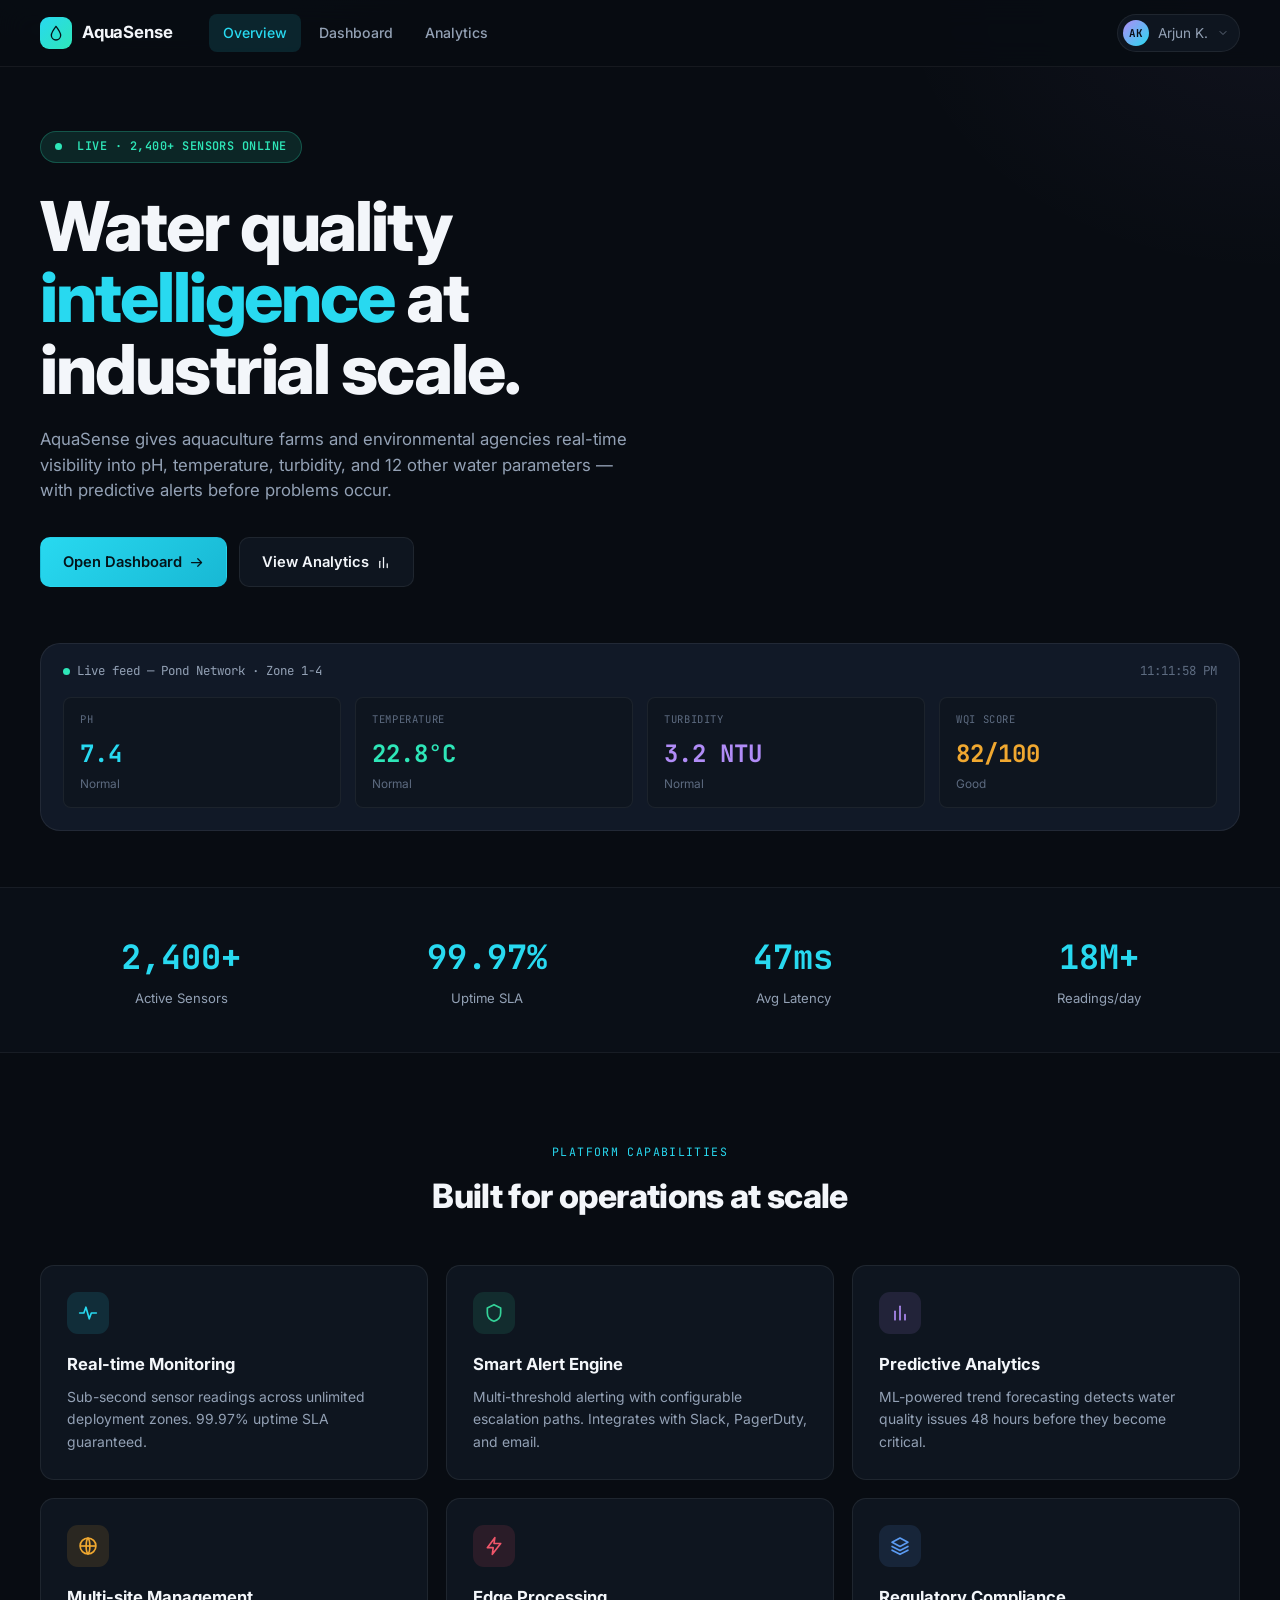
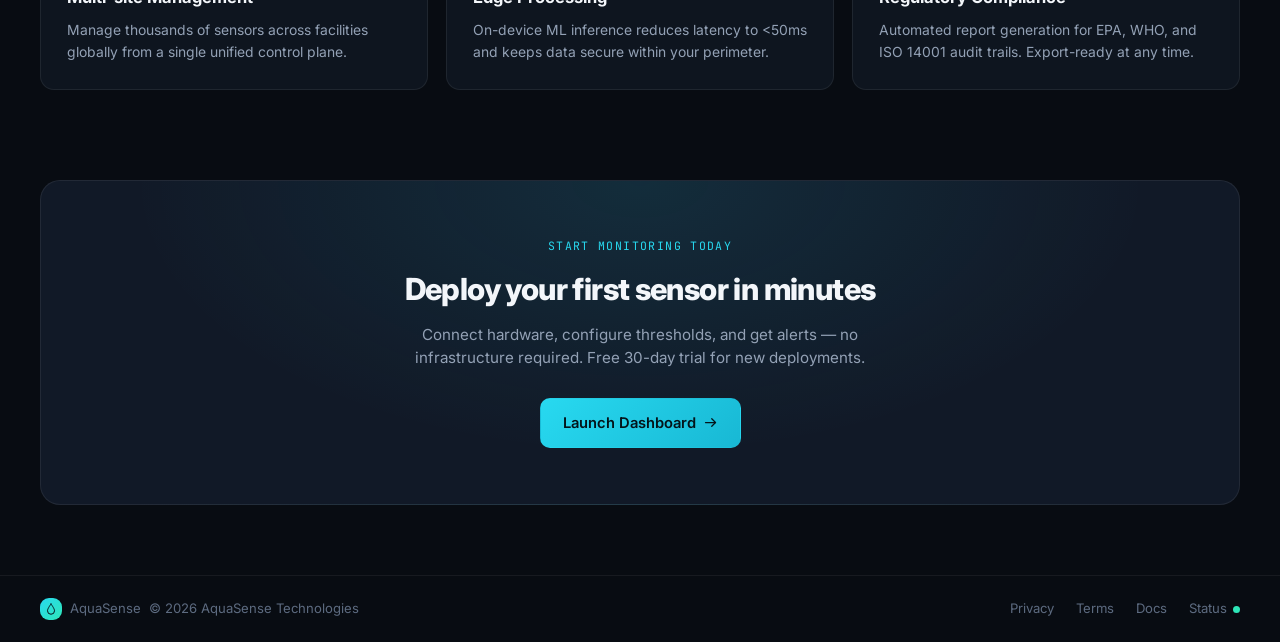
<file: index.html>
<!DOCTYPE html>
<html lang="en">
<head>
<meta charset="UTF-8" />
<meta name="viewport" content="width=device-width, initial-scale=1.0" />
<title>AquaSense — Water Quality Intelligence at Industrial Scale</title>
<link rel="preconnect" href="https://fonts.googleapis.com" />
<link rel="preconnect" href="https://fonts.gstatic.com" crossorigin />
<link href="https://fonts.googleapis.com/css2?family=Inter:wght@400;500;600;700;800&family=JetBrains+Mono:wght@400;500;600;700&display=swap" rel="stylesheet" />
<link rel="icon" type="image/svg+xml" href="favicon.svg" />
<link rel="icon" type="image/png" sizes="32x32" href="favicon-32.png" />
<link rel="shortcut icon" type="image/x-icon" href="favicon.ico" />
<link rel="apple-touch-icon" href="apple-touch-icon.png" />
<link rel="stylesheet" href="styles.css" />
</head>
<body>

<!-- icon sprite (hidden) -->
<svg width="0" height="0" style="position:absolute" aria-hidden="true">
  <defs>
    <g id="ic-stroke" fill="none" stroke="currentColor" stroke-width="2" stroke-linecap="round" stroke-linejoin="round"></g>
  </defs>
  <symbol id="i-droplet" viewBox="0 0 24 24"><path fill="none" stroke="currentColor" stroke-width="2" stroke-linecap="round" stroke-linejoin="round" d="M12 2C12 2 5 11 5 15.5A7 7 0 0 0 19 15.5C19 11 12 2 12 2z"/></symbol>
  <symbol id="i-activity" viewBox="0 0 24 24"><polyline fill="none" stroke="currentColor" stroke-width="2" stroke-linecap="round" stroke-linejoin="round" points="2,12 7,12 9.5,5 13.5,19 16,12 22,12"/></symbol>
  <symbol id="i-shield" viewBox="0 0 24 24"><path fill="none" stroke="currentColor" stroke-width="2" stroke-linecap="round" stroke-linejoin="round" d="M12 2l8 4v6c0 5-3.5 8.5-8 10-4.5-1.5-8-5-8-10V6l8-4z"/></symbol>
  <symbol id="i-bar" viewBox="0 0 24 24"><g fill="none" stroke="currentColor" stroke-width="2" stroke-linecap="round"><line x1="6" y1="20" x2="6" y2="10"/><line x1="12" y1="20" x2="12" y2="4"/><line x1="18" y1="20" x2="18" y2="14"/></g></symbol>
  <symbol id="i-globe" viewBox="0 0 24 24"><g fill="none" stroke="currentColor" stroke-width="2"><circle cx="12" cy="12" r="9.5"/><line x1="2.5" y1="12" x2="21.5" y2="12"/><path d="M12 2.5c3 3 3 16 0 19M12 2.5c-3 3-3 16 0 19" stroke-linecap="round"/></g></symbol>
  <symbol id="i-zap" viewBox="0 0 24 24"><polygon fill="none" stroke="currentColor" stroke-width="2" stroke-linejoin="round" points="13,2 4,14 11,14 10,22 20,9 12,9"/></symbol>
  <symbol id="i-layers" viewBox="0 0 24 24"><g fill="none" stroke="currentColor" stroke-width="2" stroke-linejoin="round"><polygon points="12,2.5 2.5,7.5 12,12.5 21.5,7.5"/><polyline points="2.5,12.5 12,17.5 21.5,12.5" stroke-linecap="round"/><polyline points="2.5,17 12,22 21.5,17" stroke-linecap="round"/></g></symbol>
  <symbol id="i-bell" viewBox="0 0 24 24"><g fill="none" stroke="currentColor" stroke-width="2" stroke-linecap="round" stroke-linejoin="round"><path d="M18 8.5a6 6 0 1 0-12 0c0 6.5-3 8.5-3 8.5h18s-3-2-3-8.5"/><path d="M13.7 20.5a2 2 0 0 1-3.4 0"/></g></symbol>
  <symbol id="i-chevron" viewBox="0 0 24 24"><polyline fill="none" stroke="currentColor" stroke-width="2" stroke-linecap="round" stroke-linejoin="round" points="6,9 12,15 18,9"/></symbol>
  <symbol id="i-arrow-right" viewBox="0 0 24 24"><g fill="none" stroke="currentColor" stroke-width="2" stroke-linecap="round" stroke-linejoin="round"><line x1="4" y1="12" x2="20" y2="12"/><polyline points="14,6 20,12 14,18"/></g></symbol>
  <symbol id="i-menu" viewBox="0 0 24 24"><g fill="none" stroke="currentColor" stroke-width="2" stroke-linecap="round"><line x1="3" y1="6" x2="21" y2="6"/><line x1="3" y1="12" x2="21" y2="12"/><line x1="3" y1="18" x2="21" y2="18"/></g></symbol>
</svg>

<header class="navbar">
  <div class="nav-left">
    <a href="index.html" class="brand">
      <span class="brand-mark"><svg width="16" height="16" viewBox="0 0 24 24"><use href="#i-droplet"/></svg></span>
      AquaSense
    </a>
    <nav class="nav-links">
      <a href="index.html" class="active">Overview</a>
      <a href="dashboard.html">Dashboard</a>
      <a href="analytics.html">Analytics</a>
    </nav>
  </div>
  <div class="nav-right">
    <a class="user-chip" href="#">
      <span class="avatar">AK</span>
      Arjun K.
      <svg class="chevron" viewBox="0 0 24 24"><use href="#i-chevron"/></svg>
    </a>
    <button class="nav-toggle" aria-label="Toggle navigation" aria-expanded="false">
      <svg width="18" height="18" viewBox="0 0 24 24"><use href="#i-menu"/></svg>
    </button>
  </div>
</header>

<main>
  <section class="hero">
    <span class="eyebrow-pill"><span class="live-dot" style="margin-right:0;"></span>&nbsp;LIVE · 2,400+ SENSORS ONLINE</span>
    <h1>Water quality<br><span class="accent">intelligence</span> at<br>industrial scale.</h1>
    <p class="lede">AquaSense gives aquaculture farms and environmental agencies real-time visibility into pH, temperature, turbidity, and 12 other water parameters — with predictive alerts before problems occur.</p>
    <div class="hero-actions">
      <a href="dashboard.html" class="btn btn-primary btn-lg">Open Dashboard <svg width="15" height="15" viewBox="0 0 24 24"><use href="#i-arrow-right"/></svg></a>
      <a href="analytics.html" class="btn btn-ghost btn-lg">View Analytics <svg width="15" height="15" viewBox="0 0 24 24"><use href="#i-bar"/></svg></a>
    </div>

    <div class="live-feed">
      <div class="live-feed-head">
        <span class="left"><span class="live-dot"></span>Live feed — Pond Network · Zone 1-4</span>
        <span class="timestamp" data-clock>6:42:02 PM</span>
      </div>
      <div class="metric-row">
        <div class="metric-cell">
          <div class="label">pH</div>
          <div class="value cyan">7.4</div>
          <div class="status">Normal</div>
        </div>
        <div class="metric-cell">
          <div class="label">Temperature</div>
          <div class="value teal">22.8°C</div>
          <div class="status">Normal</div>
        </div>
        <div class="metric-cell">
          <div class="label">Turbidity</div>
          <div class="value purple">3.2 NTU</div>
          <div class="status">Normal</div>
        </div>
        <div class="metric-cell">
          <div class="label">WQI Score</div>
          <div class="value amber">82/100</div>
          <div class="status">Good</div>
        </div>
      </div>
    </div>
  </section>

  <section class="stat-strip">
    <div><div class="stat-num">2,400+</div><div class="stat-label">Active Sensors</div></div>
    <div><div class="stat-num">99.97%</div><div class="stat-label">Uptime SLA</div></div>
    <div><div class="stat-num">47ms</div><div class="stat-label">Avg Latency</div></div>
    <div><div class="stat-num">18M+</div><div class="stat-label">Readings/day</div></div>
  </section>

  <div class="page-shell">
    <div class="section-head">
      <span class="section-eyebrow">Platform Capabilities</span>
      <h2>Built for operations at scale</h2>
    </div>

    <div class="cap-grid">
      <div class="cap-card">
        <div class="cap-icon icon-cyan"><svg width="20" height="20" viewBox="0 0 24 24"><use href="#i-activity"/></svg></div>
        <h3>Real-time Monitoring</h3>
        <p>Sub-second sensor readings across unlimited deployment zones. 99.97% uptime SLA guaranteed.</p>
      </div>
      <div class="cap-card">
        <div class="cap-icon icon-green"><svg width="20" height="20" viewBox="0 0 24 24"><use href="#i-shield"/></svg></div>
        <h3>Smart Alert Engine</h3>
        <p>Multi-threshold alerting with configurable escalation paths. Integrates with Slack, PagerDuty, and email.</p>
      </div>
      <div class="cap-card">
        <div class="cap-icon icon-purple"><svg width="20" height="20" viewBox="0 0 24 24"><use href="#i-bar"/></svg></div>
        <h3>Predictive Analytics</h3>
        <p>ML-powered trend forecasting detects water quality issues 48 hours before they become critical.</p>
      </div>
      <div class="cap-card">
        <div class="cap-icon icon-amber"><svg width="20" height="20" viewBox="0 0 24 24"><use href="#i-globe"/></svg></div>
        <h3>Multi-site Management</h3>
        <p>Manage thousands of sensors across facilities globally from a single unified control plane.</p>
      </div>
      <div class="cap-card">
        <div class="cap-icon icon-red"><svg width="20" height="20" viewBox="0 0 24 24"><use href="#i-zap"/></svg></div>
        <h3>Edge Processing</h3>
        <p>On-device ML inference reduces latency to &lt;50ms and keeps data secure within your perimeter.</p>
      </div>
      <div class="cap-card">
        <div class="cap-icon icon-blue"><svg width="20" height="20" viewBox="0 0 24 24"><use href="#i-layers"/></svg></div>
        <h3>Regulatory Compliance</h3>
        <p>Automated report generation for EPA, WHO, and ISO 14001 audit trails. Export-ready at any time.</p>
      </div>
    </div>
  </div>

  <div class="cta-band">
    <div class="cta-inner">
      <span class="section-eyebrow">Start Monitoring Today</span>
      <h2>Deploy your first sensor in minutes</h2>
      <p>Connect hardware, configure thresholds, and get alerts — no infrastructure required. Free 30-day trial for new deployments.</p>
      <a href="dashboard.html" class="btn btn-primary btn-lg">Launch Dashboard <svg width="15" height="15" viewBox="0 0 24 24"><use href="#i-arrow-right"/></svg></a>
    </div>
  </div>
</main>

<footer class="site-footer">
  <div class="footer-brand">
    <span class="brand-mark" style="width:22px;height:22px;"><svg width="12" height="12" viewBox="0 0 24 24"><use href="#i-droplet"/></svg></span>
    AquaSense&nbsp;&nbsp;© 2026 AquaSense Technologies
  </div>
  <div class="footer-links">
    <a href="#">Privacy</a>
    <a href="#">Terms</a>
    <a href="#">Docs</a>
    <a href="#">Status<span class="status-dot"></span></a>
  </div>
</footer>

<script src="script.js"></script>
</body>
</html>
</file>
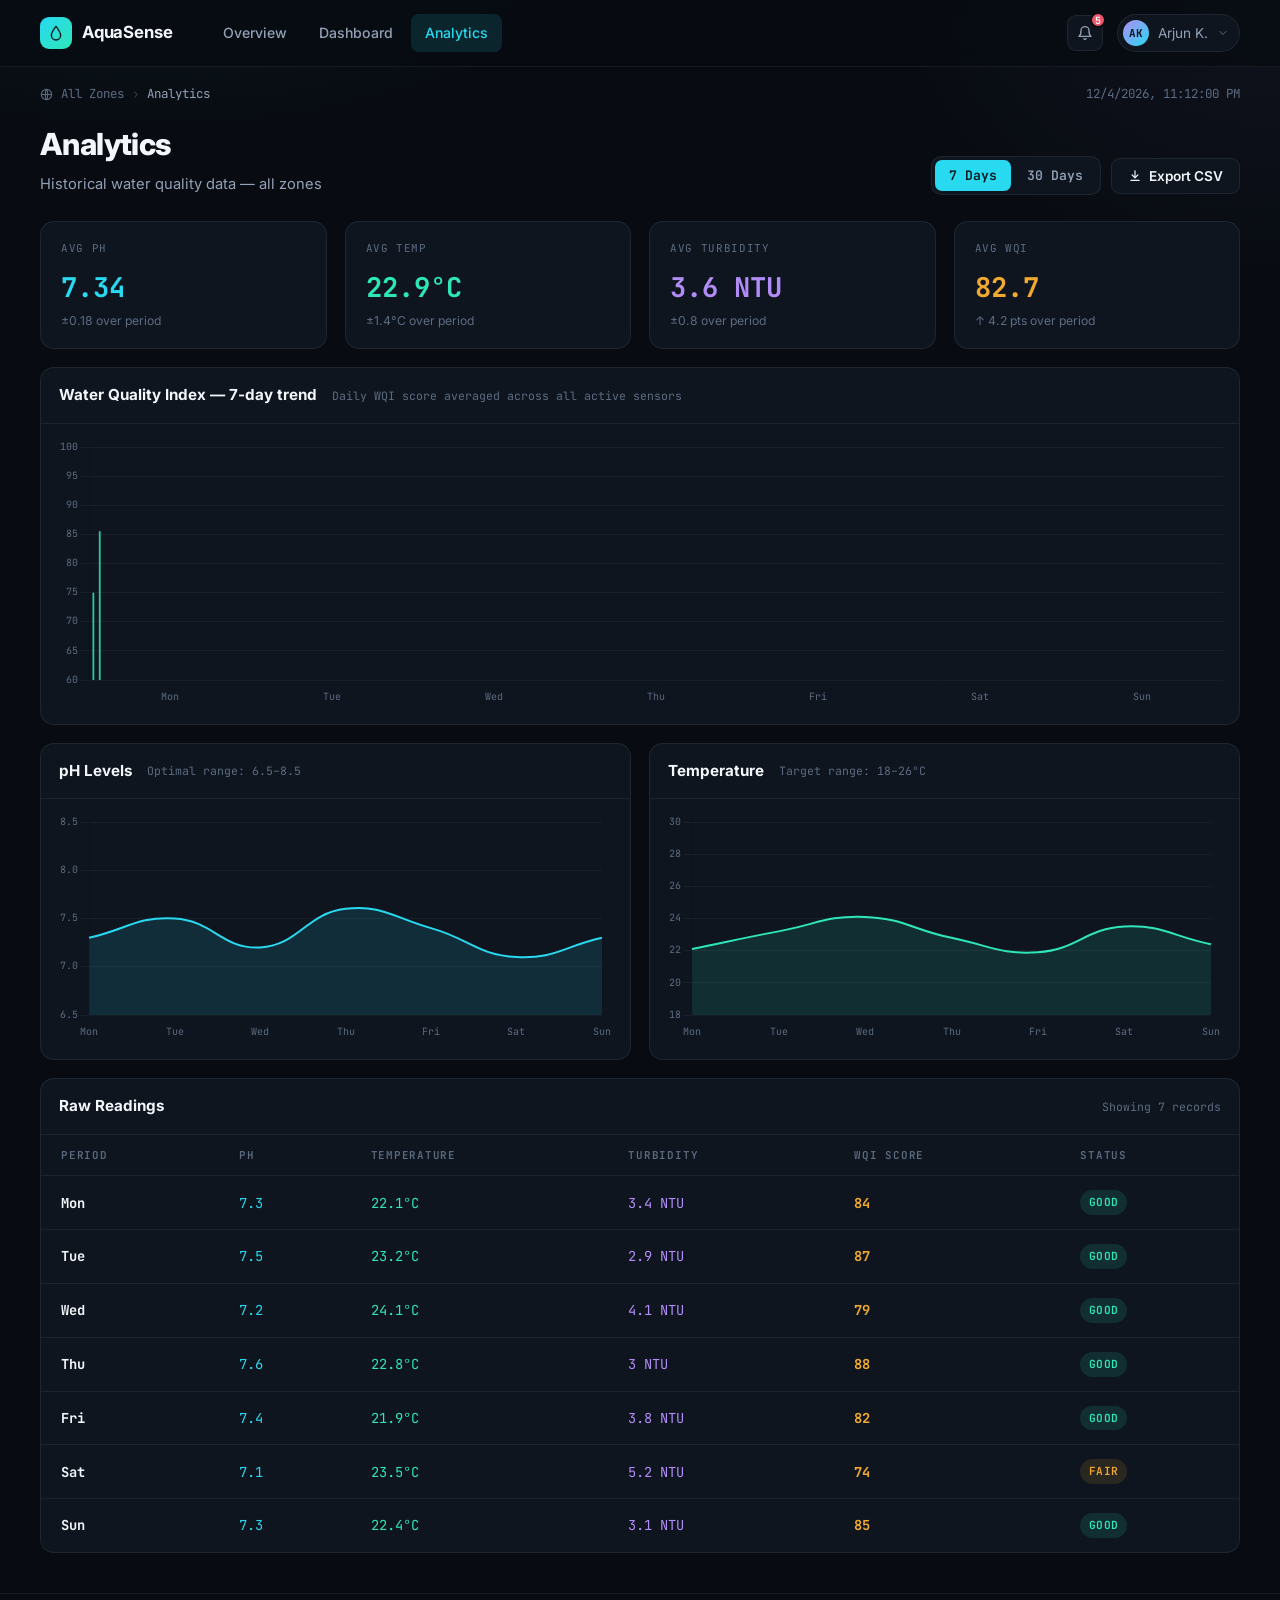
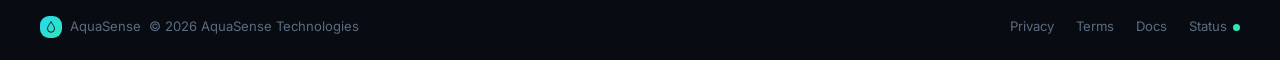
<file: analytics.html>
<!DOCTYPE html>
<html lang="en">
<head>
<meta charset="UTF-8" />
<meta name="viewport" content="width=device-width, initial-scale=1.0" />
<title>Analytics — AquaSense</title>
<link rel="preconnect" href="https://fonts.googleapis.com" />
<link rel="preconnect" href="https://fonts.gstatic.com" crossorigin />
<link href="https://fonts.googleapis.com/css2?family=Inter:wght@400;500;600;700;800&family=JetBrains+Mono:wght@400;500;600;700&display=swap" rel="stylesheet" />
<link rel="stylesheet" href="styles.css" />
</head>
<body>

<!-- icon sprite (hidden) -->
<svg width="0" height="0" style="position:absolute" aria-hidden="true">
  <defs></defs>
  <symbol id="i-droplet" viewBox="0 0 24 24"><path fill="none" stroke="currentColor" stroke-width="2" stroke-linecap="round" stroke-linejoin="round" d="M12 2C12 2 5 11 5 15.5A7 7 0 0 0 19 15.5C19 11 12 2 12 2z"/></symbol>
  <symbol id="i-bell" viewBox="0 0 24 24"><g fill="none" stroke="currentColor" stroke-width="2" stroke-linecap="round" stroke-linejoin="round"><path d="M18 8.5a6 6 0 1 0-12 0c0 6.5-3 8.5-3 8.5h18s-3-2-3-8.5"/><path d="M13.7 20.5a2 2 0 0 1-3.4 0"/></g></symbol>
  <symbol id="i-chevron" viewBox="0 0 24 24"><polyline fill="none" stroke="currentColor" stroke-width="2" stroke-linecap="round" stroke-linejoin="round" points="6,9 12,15 18,9"/></symbol>
  <symbol id="i-menu" viewBox="0 0 24 24"><g fill="none" stroke="currentColor" stroke-width="2" stroke-linecap="round"><line x1="3" y1="6" x2="21" y2="6"/><line x1="3" y1="12" x2="21" y2="12"/><line x1="3" y1="18" x2="21" y2="18"/></g></symbol>
  <symbol id="i-globe" viewBox="0 0 24 24"><g fill="none" stroke="currentColor" stroke-width="2"><circle cx="12" cy="12" r="9.5"/><line x1="2.5" y1="12" x2="21.5" y2="12"/><path d="M12 2.5c3 3 3 16 0 19M12 2.5c-3 3-3 16 0 19" stroke-linecap="round"/></g></symbol>
  <symbol id="i-download" viewBox="0 0 24 24"><g fill="none" stroke="currentColor" stroke-width="2" stroke-linecap="round" stroke-linejoin="round"><path d="M12 3v12"/><polyline points="7,10 12,15 17,10"/><path d="M5 19.5h14"/></g></symbol>
</svg>

<header class="navbar">
  <div class="nav-left">
    <a href="index.html" class="brand">
      <span class="brand-mark"><svg width="16" height="16" viewBox="0 0 24 24"><use href="#i-droplet"/></svg></span>
      AquaSense
    </a>
    <nav class="nav-links">
      <a href="index.html">Overview</a>
      <a href="dashboard.html">Dashboard</a>
      <a href="analytics.html" class="active">Analytics</a>
    </nav>
  </div>
  <div class="nav-right">
    <button class="icon-btn" aria-label="Notifications">
      <svg width="16" height="16" viewBox="0 0 24 24"><use href="#i-bell"/></svg>
      <span class="notif-dot">5</span>
    </button>
    <a class="user-chip" href="#">
      <span class="avatar">AK</span>
      Arjun K.
      <svg class="chevron" viewBox="0 0 24 24"><use href="#i-chevron"/></svg>
    </a>
    <button class="nav-toggle" aria-label="Toggle navigation" aria-expanded="false">
      <svg width="18" height="18" viewBox="0 0 24 24"><use href="#i-menu"/></svg>
    </button>
  </div>
</header>

<div class="breadcrumb-row">
  <div class="breadcrumb">
    <svg width="13" height="13" viewBox="0 0 24 24"><use href="#i-globe"/></svg>
    All Zones <span class="sep">›</span> <span class="current">Analytics</span>
  </div>
  <div class="timestamp" data-datetime-clock>6/29/2026, 6:43:42 PM</div>
</div>

<div class="page-head">
  <div>
    <h1>Analytics</h1>
    <p class="sub">Historical water quality data — all zones</p>
  </div>
  <div class="head-actions">
    <div class="btn-toggle-group">
      <button class="btn-toggle active" id="rangeWeek">7 Days</button>
      <button class="btn-toggle" id="rangeMonth">30 Days</button>
    </div>
    <button class="btn btn-ghost"><svg width="14" height="14" viewBox="0 0 24 24"><use href="#i-download"/></svg> Export CSV</button>
  </div>
</div>

<!-- summary stats -->
<div class="stat-mini-grid">
  <div class="stat-mini">
    <div class="label">Avg pH</div>
    <div class="value" style="color:var(--cyan);">7.34</div>
    <div class="delta">±0.18 over period</div>
  </div>
  <div class="stat-mini">
    <div class="label">Avg Temp</div>
    <div class="value" style="color:var(--teal);">22.9°C</div>
    <div class="delta">±1.4°C over period</div>
  </div>
  <div class="stat-mini">
    <div class="label">Avg Turbidity</div>
    <div class="value" style="color:var(--purple);">3.6 NTU</div>
    <div class="delta">±0.8 over period</div>
  </div>
  <div class="stat-mini">
    <div class="label">Avg WQI</div>
    <div class="value" style="color:var(--amber);">82.7</div>
    <div class="delta">↑ 4.2 pts over period</div>
  </div>
</div>

<!-- WQI bar chart -->
<div class="page-shell" style="margin-bottom:18px;">
  <div class="card chart-card">
    <div class="card-head">
      <h3>Water Quality Index — 7-day trend <span class="meta" style="font-weight:400;">&nbsp;Daily WQI score averaged across all active sensors</span></h3>
    </div>
    <div class="chart-body" style="min-height:300px;"><canvas id="wqiBarChart"></canvas></div>
  </div>
</div>

<!-- ph + temp line charts -->
<div class="analytics-row2">
  <div class="card chart-card">
    <div class="card-head">
      <h3>pH Levels <span class="meta" style="font-weight:400;">&nbsp;Optimal range: 6.5–8.5</span></h3>
    </div>
    <div class="chart-body"><canvas id="phLineChart"></canvas></div>
  </div>
  <div class="card chart-card">
    <div class="card-head">
      <h3>Temperature <span class="meta" style="font-weight:400;">&nbsp;Target range: 18–26°C</span></h3>
    </div>
    <div class="chart-body"><canvas id="tempLineChart"></canvas></div>
  </div>
</div>

<!-- raw readings table -->
<div class="card table-card">
  <div class="card-head">
    <h3>Raw Readings</h3>
    <span class="meta">Showing 7 records</span>
  </div>
  <div class="table-wrap">
    <table class="readings">
      <thead>
        <tr>
          <th>Period</th>
          <th>pH</th>
          <th>Temperature</th>
          <th>Turbidity</th>
          <th>WQI Score</th>
          <th>Status</th>
        </tr>
      </thead>
      <tbody>
        <tr><td class="period-col">Mon</td><td class="ph-col">7.3</td><td class="temp-col">22.1°C</td><td class="turb-col">3.4 NTU</td><td class="wqi-col">84</td><td><span class="badge badge-green">Good</span></td></tr>
        <tr><td class="period-col">Tue</td><td class="ph-col">7.5</td><td class="temp-col">23.2°C</td><td class="turb-col">2.9 NTU</td><td class="wqi-col">87</td><td><span class="badge badge-green">Good</span></td></tr>
        <tr><td class="period-col">Wed</td><td class="ph-col">7.2</td><td class="temp-col">24.1°C</td><td class="turb-col">4.1 NTU</td><td class="wqi-col">79</td><td><span class="badge badge-green">Good</span></td></tr>
        <tr><td class="period-col">Thu</td><td class="ph-col">7.6</td><td class="temp-col">22.8°C</td><td class="turb-col">3 NTU</td><td class="wqi-col">88</td><td><span class="badge badge-green">Good</span></td></tr>
        <tr><td class="period-col">Fri</td><td class="ph-col">7.4</td><td class="temp-col">21.9°C</td><td class="turb-col">3.8 NTU</td><td class="wqi-col">82</td><td><span class="badge badge-green">Good</span></td></tr>
        <tr><td class="period-col">Sat</td><td class="ph-col">7.1</td><td class="temp-col">23.5°C</td><td class="turb-col">5.2 NTU</td><td class="wqi-col">74</td><td><span class="badge badge-amber">Fair</span></td></tr>
        <tr><td class="period-col">Sun</td><td class="ph-col">7.3</td><td class="temp-col">22.4°C</td><td class="turb-col">3.1 NTU</td><td class="wqi-col">85</td><td><span class="badge badge-green">Good</span></td></tr>
      </tbody>
    </table>
  </div>
</div>

<footer class="site-footer">
  <div class="footer-brand">
    <span class="brand-mark" style="width:22px;height:22px;"><svg width="12" height="12" viewBox="0 0 24 24"><use href="#i-droplet"/></svg></span>
    AquaSense&nbsp;&nbsp;© 2026 AquaSense Technologies
  </div>
  <div class="footer-links">
    <a href="#">Privacy</a>
    <a href="#">Terms</a>
    <a href="#">Docs</a>
    <a href="#">Status<span class="status-dot"></span></a>
  </div>
</footer>

<script src="chart.umd.min.js"></script>
<script src="script.js"></script>
<script>
  const days = ["Mon","Tue","Wed","Thu","Fri","Sat","Sun"];
  const wqiVals = [84,87,79,88,82,74,85];
  const phVals = [7.3,7.5,7.2,7.6,7.4,7.1,7.3];
  const tempVals = [22.1,23.2,24.1,22.8,21.9,23.5,22.4];

  document.addEventListener("DOMContentLoaded", () => {
    // 7-day toggle (visual only — re-renders same dataset for now)
    const wkBtn = document.getElementById("rangeWeek");
    const moBtn = document.getElementById("rangeMonth");
    if (wkBtn && moBtn) {
      wkBtn.addEventListener("click", () => { wkBtn.classList.add("active"); moBtn.classList.remove("active"); });
      moBtn.addEventListener("click", () => { moBtn.classList.add("active"); wkBtn.classList.remove("active"); });
    }

    if (typeof Chart === "undefined") return;

    new Chart(document.getElementById("wqiBarChart"), {
      type: "bar",
      data: {
        labels: days,
        datasets: [{
          data: wqiVals,
          backgroundColor: window.AQ_alpha(window.AQ_COLORS.teal, 0.85),
          borderRadius: 5,
          maxBarThickness: 46,
        }],
      },
      options: {
        responsive: true,
        maintainAspectRatio: false,
        plugins: { legend: { display: false } },
        scales: {
          x: { grid: { display: false } },
          y: { min: 60, max: 100, grid: { color: window.AQ_COLORS.grid } },
        },
      },
    });

    new Chart(document.getElementById("phLineChart"), {
      type: "line",
      data: {
        labels: days,
        datasets: [{
          data: phVals,
          borderColor: window.AQ_COLORS.cyan,
          backgroundColor: window.AQ_alpha(window.AQ_COLORS.cyan, 0.12),
          fill: true,
          tension: 0.45,
          pointRadius: 0,
          borderWidth: 2,
        }],
      },
      options: {
        responsive: true,
        maintainAspectRatio: false,
        plugins: { legend: { display: false } },
        scales: {
          x: { grid: { display: false } },
          y: { min: 6.5, max: 8.5, grid: { color: window.AQ_COLORS.grid } },
        },
      },
    });

    new Chart(document.getElementById("tempLineChart"), {
      type: "line",
      data: {
        labels: days,
        datasets: [{
          data: tempVals,
          borderColor: window.AQ_COLORS.teal,
          backgroundColor: window.AQ_alpha(window.AQ_COLORS.teal, 0.12),
          fill: true,
          tension: 0.45,
          pointRadius: 0,
          borderWidth: 2,
        }],
      },
      options: {
        responsive: true,
        maintainAspectRatio: false,
        plugins: { legend: { display: false } },
        scales: {
          x: { grid: { display: false } },
          y: { min: 18, max: 30, grid: { color: window.AQ_COLORS.grid } },
        },
      },
    });
  });
</script>
</body>
</html>
</file>
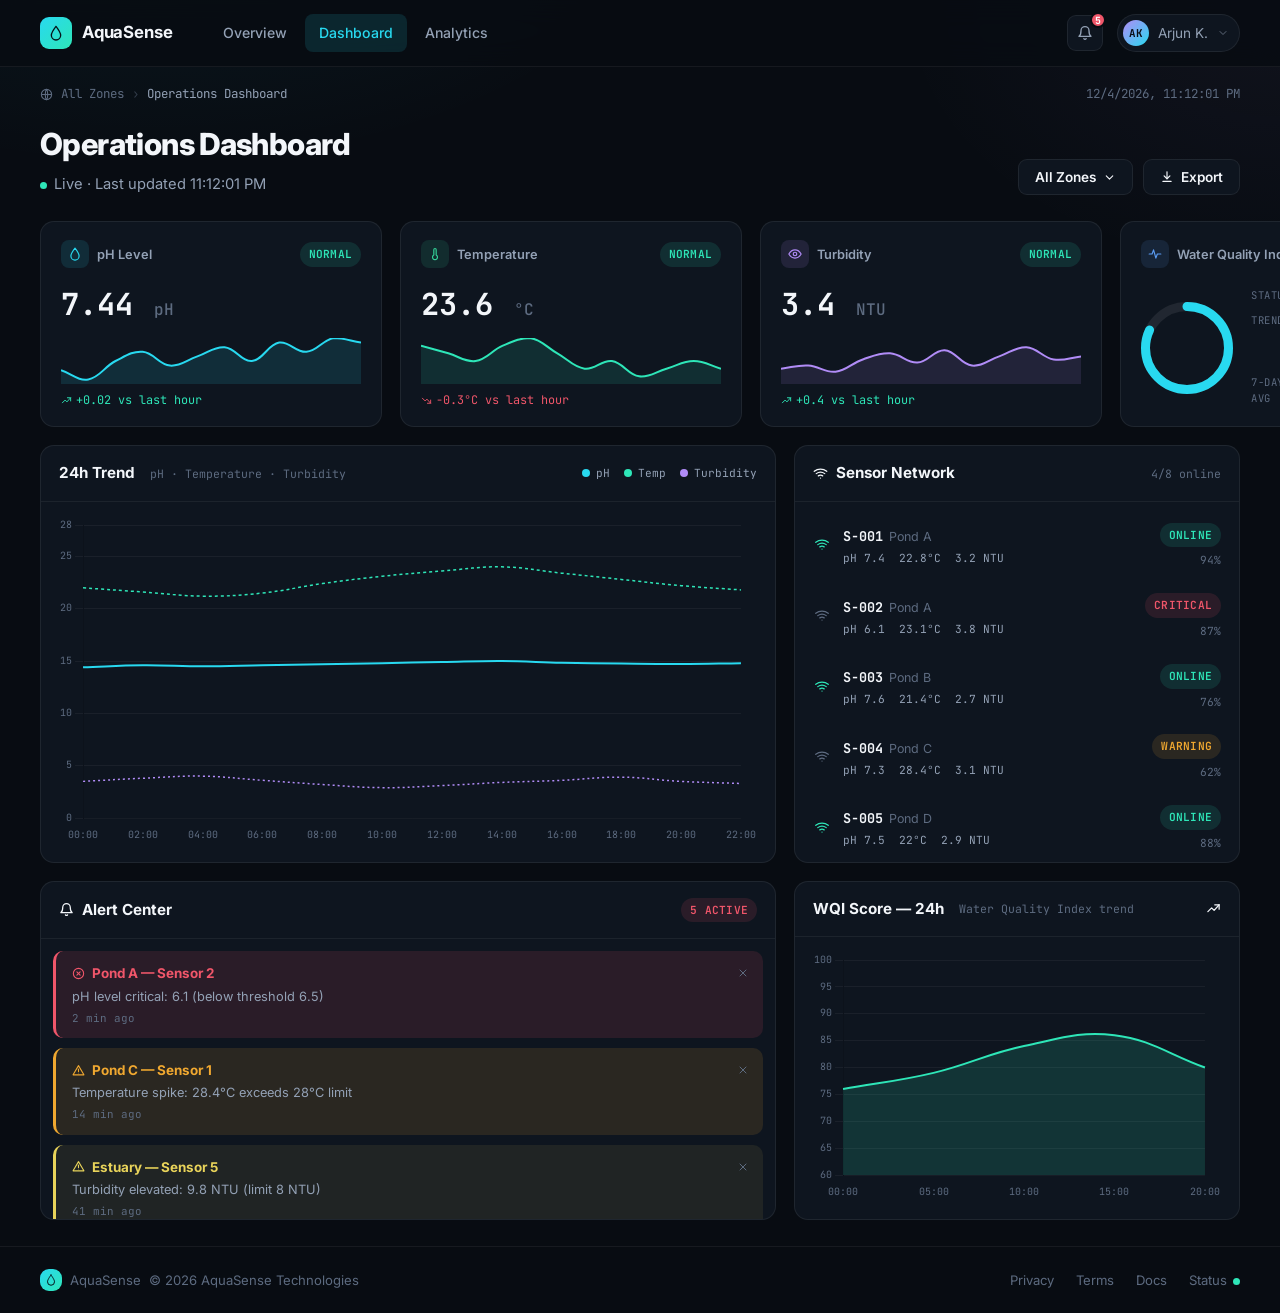
<file: dashboard.html>
<!DOCTYPE html>
<html lang="en">
<head>
<meta charset="UTF-8" />
<meta name="viewport" content="width=device-width, initial-scale=1.0" />
<title>Operations Dashboard — AquaSense</title>
<link rel="preconnect" href="https://fonts.googleapis.com" />
<link rel="preconnect" href="https://fonts.gstatic.com" crossorigin />
<link href="https://fonts.googleapis.com/css2?family=Inter:wght@400;500;600;700;800&family=JetBrains+Mono:wght@400;500;600;700&display=swap" rel="stylesheet" />
<link rel="stylesheet" href="styles.css" />
</head>
<body>

<!-- icon sprite (hidden) -->
<svg width="0" height="0" style="position:absolute" aria-hidden="true">
  <defs></defs>
  <symbol id="i-droplet" viewBox="0 0 24 24"><path fill="none" stroke="currentColor" stroke-width="2" stroke-linecap="round" stroke-linejoin="round" d="M12 2C12 2 5 11 5 15.5A7 7 0 0 0 19 15.5C19 11 12 2 12 2z"/></symbol>
  <symbol id="i-thermometer" viewBox="0 0 24 24"><g fill="none" stroke="currentColor" stroke-width="2" stroke-linecap="round" stroke-linejoin="round"><path d="M10 13.8V4.5a2 2 0 1 1 4 0v9.3a4.2 4.2 0 1 1-4 0z"/></g></symbol>
  <symbol id="i-eye" viewBox="0 0 24 24"><g fill="none" stroke="currentColor" stroke-width="2" stroke-linecap="round" stroke-linejoin="round"><path d="M1.5 12S5.5 5 12 5s10.5 7 10.5 7-4 7-10.5 7S1.5 12 1.5 12z"/><circle cx="12" cy="12" r="3"/></g></symbol>
  <symbol id="i-activity" viewBox="0 0 24 24"><polyline fill="none" stroke="currentColor" stroke-width="2" stroke-linecap="round" stroke-linejoin="round" points="2,12 7,12 9.5,5 13.5,19 16,12 22,12"/></symbol>
  <symbol id="i-wifi" viewBox="0 0 24 24"><g fill="none" stroke="currentColor" stroke-width="2" stroke-linecap="round" stroke-linejoin="round"><path d="M2 8.5a16 16 0 0 1 20 0"/><path d="M5.2 12.2a11.3 11.3 0 0 1 13.6 0"/><path d="M8.5 15.8a6.3 6.3 0 0 1 7 0"/><circle cx="12" cy="19.3" r="1" fill="currentColor" stroke="none"/></g></symbol>
  <symbol id="i-bell" viewBox="0 0 24 24"><g fill="none" stroke="currentColor" stroke-width="2" stroke-linecap="round" stroke-linejoin="round"><path d="M18 8.5a6 6 0 1 0-12 0c0 6.5-3 8.5-3 8.5h18s-3-2-3-8.5"/><path d="M13.7 20.5a2 2 0 0 1-3.4 0"/></g></symbol>
  <symbol id="i-chevron" viewBox="0 0 24 24"><polyline fill="none" stroke="currentColor" stroke-width="2" stroke-linecap="round" stroke-linejoin="round" points="6,9 12,15 18,9"/></symbol>
  <symbol id="i-menu" viewBox="0 0 24 24"><g fill="none" stroke="currentColor" stroke-width="2" stroke-linecap="round"><line x1="3" y1="6" x2="21" y2="6"/><line x1="3" y1="12" x2="21" y2="12"/><line x1="3" y1="18" x2="21" y2="18"/></g></symbol>
  <symbol id="i-globe" viewBox="0 0 24 24"><g fill="none" stroke="currentColor" stroke-width="2"><circle cx="12" cy="12" r="9.5"/><line x1="2.5" y1="12" x2="21.5" y2="12"/><path d="M12 2.5c3 3 3 16 0 19M12 2.5c-3 3-3 16 0 19" stroke-linecap="round"/></g></symbol>
  <symbol id="i-download" viewBox="0 0 24 24"><g fill="none" stroke="currentColor" stroke-width="2" stroke-linecap="round" stroke-linejoin="round"><path d="M12 3v12"/><polyline points="7,10 12,15 17,10"/><path d="M5 19.5h14"/></g></symbol>
  <symbol id="i-x" viewBox="0 0 24 24"><g fill="none" stroke="currentColor" stroke-width="2" stroke-linecap="round"><line x1="6" y1="6" x2="18" y2="18"/><line x1="6" y1="18" x2="18" y2="6"/></g></symbol>
  <symbol id="i-alert-tri" viewBox="0 0 24 24"><g fill="none" stroke="currentColor" stroke-width="2" stroke-linecap="round" stroke-linejoin="round"><path d="M12 3 2 20h20L12 3z"/><line x1="12" y1="9.5" x2="12" y2="14"/><circle cx="12" cy="16.8" r="0.7" fill="currentColor" stroke="none"/></g></symbol>
  <symbol id="i-alert-oct" viewBox="0 0 24 24"><g fill="none" stroke="currentColor" stroke-width="2" stroke-linecap="round" stroke-linejoin="round"><circle cx="12" cy="12" r="9.5"/><line x1="9" y1="9" x2="15" y2="15"/><line x1="15" y1="9" x2="9" y2="15"/></g></symbol>
  <symbol id="i-trend-up" viewBox="0 0 24 24"><g fill="none" stroke="currentColor" stroke-width="2" stroke-linecap="round" stroke-linejoin="round"><polyline points="3,17 9,11 13,15 21,6"/><polyline points="14,6 21,6 21,13"/></g></symbol>
  <symbol id="i-trend-down" viewBox="0 0 24 24"><g fill="none" stroke="currentColor" stroke-width="2" stroke-linecap="round" stroke-linejoin="round"><polyline points="3,7 9,13 13,9 21,18"/><polyline points="14,18 21,18 21,11"/></g></symbol>
</svg>

<header class="navbar">
  <div class="nav-left">
    <a href="index.html" class="brand">
      <span class="brand-mark"><svg width="16" height="16" viewBox="0 0 24 24"><use href="#i-droplet"/></svg></span>
      AquaSense
    </a>
    <nav class="nav-links">
      <a href="index.html">Overview</a>
      <a href="dashboard.html" class="active">Dashboard</a>
      <a href="analytics.html">Analytics</a>
    </nav>
  </div>
  <div class="nav-right">
    <button class="icon-btn" aria-label="Notifications">
      <svg width="16" height="16" viewBox="0 0 24 24"><use href="#i-bell"/></svg>
      <span class="notif-dot">5</span>
    </button>
    <a class="user-chip" href="#">
      <span class="avatar">AK</span>
      Arjun K.
      <svg class="chevron" viewBox="0 0 24 24"><use href="#i-chevron"/></svg>
    </a>
    <button class="nav-toggle" aria-label="Toggle navigation" aria-expanded="false">
      <svg width="18" height="18" viewBox="0 0 24 24"><use href="#i-menu"/></svg>
    </button>
  </div>
</header>

<div class="breadcrumb-row">
  <div class="breadcrumb">
    <svg width="13" height="13" viewBox="0 0 24 24"><use href="#i-globe"/></svg>
    All Zones <span class="sep">›</span> <span class="current">Operations Dashboard</span>
  </div>
  <div class="timestamp" data-datetime-clock>6/29/2026, 6:43:28 PM</div>
</div>

<div class="page-head">
  <div>
    <h1>Operations Dashboard</h1>
    <p class="sub"><span class="live-dot"></span>Live · Last updated <span data-clock>6:43:28 PM</span></p>
  </div>
  <div class="head-actions">
    <button class="btn btn-ghost">All Zones <svg width="13" height="13" viewBox="0 0 24 24"><use href="#i-chevron"/></svg></button>
    <button class="btn btn-ghost"><svg width="14" height="14" viewBox="0 0 24 24"><use href="#i-download"/></svg> Export</button>
  </div>
</div>

<!-- KPI cards -->
<div class="metric-grid">
  <div class="kpi-card">
    <div class="kpi-top">
      <span class="kpi-label"><span class="ic icon-cyan"><svg width="14" height="14" viewBox="0 0 24 24"><use href="#i-droplet"/></svg></span>pH Level</span>
      <span class="badge badge-green">Normal</span>
    </div>
    <div class="kpi-value">7.44 <span class="unit">pH</span></div>
    <div class="kpi-spark"><canvas id="sparkPh"></canvas></div>
    <div class="kpi-delta up"><svg width="11" height="11" viewBox="0 0 24 24"><use href="#i-trend-up"/></svg>+0.02 vs last hour</div>
  </div>

  <div class="kpi-card">
    <div class="kpi-top">
      <span class="kpi-label"><span class="ic icon-green"><svg width="14" height="14" viewBox="0 0 24 24"><use href="#i-thermometer"/></svg></span>Temperature</span>
      <span class="badge badge-green">Normal</span>
    </div>
    <div class="kpi-value">23.6 <span class="unit">°C</span></div>
    <div class="kpi-spark"><canvas id="sparkTemp"></canvas></div>
    <div class="kpi-delta down"><svg width="11" height="11" viewBox="0 0 24 24"><use href="#i-trend-down"/></svg>-0.3°C vs last hour</div>
  </div>

  <div class="kpi-card">
    <div class="kpi-top">
      <span class="kpi-label"><span class="ic icon-purple"><svg width="14" height="14" viewBox="0 0 24 24"><use href="#i-eye"/></svg></span>Turbidity</span>
      <span class="badge badge-green">Normal</span>
    </div>
    <div class="kpi-value">3.4 <span class="unit">NTU</span></div>
    <div class="kpi-spark"><canvas id="sparkTurb"></canvas></div>
    <div class="kpi-delta up"><svg width="11" height="11" viewBox="0 0 24 24"><use href="#i-trend-up"/></svg>+0.4 vs last hour</div>
  </div>

  <div class="kpi-card wqi-card">
    <div class="kpi-top">
      <span class="kpi-label"><span class="ic icon-blue"><svg width="14" height="14" viewBox="0 0 24 24"><use href="#i-activity"/></svg></span>Water Quality Index</span>
    </div>
    <div class="wqi-gauge-row">
      <div class="gauge-wrap" data-gauge data-value="82" data-max="100" data-color="#28d9f0">
        <div class="gauge-center"><span class="num">82</span><span class="of100">/100</span></div>
      </div>
      <div class="wqi-meta">
        <div class="row"><span class="k">Status</span><span class="v status-good">Good</span></div>
        <div class="row"><span class="k">Trend</span><span class="v trend">+3.2 pts today</span></div>
        <div class="row"><span class="k">7-Day Avg</span><span class="v">79.4</span></div>
      </div>
    </div>
  </div>
</div>

<!-- trend + sensor network -->
<div class="dash-row">
  <div class="card chart-card">
    <div class="card-head">
      <h3>24h Trend <span class="meta" style="font-weight:400;">&nbsp;pH · Temperature · Turbidity</span></h3>
      <div class="chart-legend">
        <span class="legend-item"><span class="legend-dot" style="background:#28d9f0"></span>pH</span>
        <span class="legend-item"><span class="legend-dot" style="background:#2ee6b8"></span>Temp</span>
        <span class="legend-item"><span class="legend-dot" style="background:#b18cf7"></span>Turbidity</span>
      </div>
    </div>
    <div class="chart-body"><canvas id="trendChart"></canvas></div>
  </div>

  <div class="card">
    <div class="card-head">
      <h3><svg width="15" height="15" viewBox="0 0 24 24"><use href="#i-wifi"/></svg>Sensor Network</h3>
      <span class="meta">4/8 online</span>
    </div>
    <div class="sensor-list scroll-y">
      <div class="sensor-row">
        <svg class="sensor-ic" width="15" height="15" viewBox="0 0 24 24"><use href="#i-wifi"/></svg>
        <div class="sensor-main">
          <span class="id">S-001</span><span class="pond">Pond A</span>
          <div class="readings">pH 7.4&nbsp;&nbsp;22.8°C&nbsp;&nbsp;3.2 NTU</div>
        </div>
        <div class="sensor-end"><span class="badge badge-green">Online</span><span class="pct">94%</span></div>
      </div>
      <div class="sensor-row is-critical">
        <svg class="sensor-ic" width="15" height="15" viewBox="0 0 24 24"><use href="#i-wifi"/></svg>
        <div class="sensor-main">
          <span class="id">S-002</span><span class="pond">Pond A</span>
          <div class="readings">pH 6.1&nbsp;&nbsp;23.1°C&nbsp;&nbsp;3.8 NTU</div>
        </div>
        <div class="sensor-end"><span class="badge badge-red">Critical</span><span class="pct">87%</span></div>
      </div>
      <div class="sensor-row">
        <svg class="sensor-ic" width="15" height="15" viewBox="0 0 24 24"><use href="#i-wifi"/></svg>
        <div class="sensor-main">
          <span class="id">S-003</span><span class="pond">Pond B</span>
          <div class="readings">pH 7.6&nbsp;&nbsp;21.4°C&nbsp;&nbsp;2.7 NTU</div>
        </div>
        <div class="sensor-end"><span class="badge badge-green">Online</span><span class="pct">76%</span></div>
      </div>
      <div class="sensor-row is-warning">
        <svg class="sensor-ic" width="15" height="15" viewBox="0 0 24 24"><use href="#i-wifi"/></svg>
        <div class="sensor-main">
          <span class="id">S-004</span><span class="pond">Pond C</span>
          <div class="readings">pH 7.3&nbsp;&nbsp;28.4°C&nbsp;&nbsp;3.1 NTU</div>
        </div>
        <div class="sensor-end"><span class="badge badge-amber">Warning</span><span class="pct">62%</span></div>
      </div>
      <div class="sensor-row">
        <svg class="sensor-ic" width="15" height="15" viewBox="0 0 24 24"><use href="#i-wifi"/></svg>
        <div class="sensor-main">
          <span class="id">S-005</span><span class="pond">Pond D</span>
          <div class="readings">pH 7.5&nbsp;&nbsp;22°C&nbsp;&nbsp;2.9 NTU</div>
        </div>
        <div class="sensor-end"><span class="badge badge-green">Online</span><span class="pct">88%</span></div>
      </div>
    </div>
  </div>
</div>

<!-- alerts + wqi 24h -->
<div class="dash-row">
  <div class="card">
    <div class="card-head">
      <h3><svg width="15" height="15" viewBox="0 0 24 24"><use href="#i-bell"/></svg>Alert Center</h3>
      <span class="badge badge-red">5 Active</span>
    </div>
    <div class="alert-list scroll-y">
      <div class="alert-item crit">
        <button class="alert-dismiss" aria-label="Dismiss"><svg width="12" height="12" viewBox="0 0 24 24"><use href="#i-x"/></svg></button>
        <div class="alert-title"><svg width="13" height="13" viewBox="0 0 24 24"><use href="#i-alert-oct"/></svg>Pond A — Sensor 2</div>
        <div class="alert-desc">pH level critical: 6.1 (below threshold 6.5)</div>
        <div class="alert-time">2 min ago</div>
      </div>
      <div class="alert-item warn">
        <button class="alert-dismiss" aria-label="Dismiss"><svg width="12" height="12" viewBox="0 0 24 24"><use href="#i-x"/></svg></button>
        <div class="alert-title"><svg width="13" height="13" viewBox="0 0 24 24"><use href="#i-alert-tri"/></svg>Pond C — Sensor 1</div>
        <div class="alert-desc">Temperature spike: 28.4°C exceeds 28°C limit</div>
        <div class="alert-time">14 min ago</div>
      </div>
      <div class="alert-item note">
        <button class="alert-dismiss" aria-label="Dismiss"><svg width="12" height="12" viewBox="0 0 24 24"><use href="#i-x"/></svg></button>
        <div class="alert-title"><svg width="13" height="13" viewBox="0 0 24 24"><use href="#i-alert-tri"/></svg>Estuary — Sensor 5</div>
        <div class="alert-desc">Turbidity elevated: 9.8 NTU (limit 8 NTU)</div>
        <div class="alert-time">41 min ago</div>
      </div>
      <div class="alert-item crit">
        <button class="alert-dismiss" aria-label="Dismiss"><svg width="12" height="12" viewBox="0 0 24 24"><use href="#i-x"/></svg></button>
        <div class="alert-title"><svg width="13" height="13" viewBox="0 0 24 24"><use href="#i-alert-oct"/></svg>Pond B — Sensor 3</div>
        <div class="alert-desc">Dissolved oxygen low: 4.1 mg/L (below 5 mg/L)</div>
        <div class="alert-time">58 min ago</div>
      </div>
      <div class="alert-item warn">
        <button class="alert-dismiss" aria-label="Dismiss"><svg width="12" height="12" viewBox="0 0 24 24"><use href="#i-x"/></svg></button>
        <div class="alert-title"><svg width="13" height="13" viewBox="0 0 24 24"><use href="#i-alert-tri"/></svg>Pond D — Sensor 4</div>
        <div class="alert-desc">Signal latency above 200ms threshold</div>
        <div class="alert-time">1 hr ago</div>
      </div>
    </div>
  </div>

  <div class="card chart-card">
    <div class="card-head">
      <h3>WQI Score — 24h <span class="meta" style="font-weight:400;">&nbsp;Water Quality Index trend</span></h3>
      <svg width="15" height="15" viewBox="0 0 24 24"><use href="#i-trend-up"/></svg>
    </div>
    <div class="chart-body"><canvas id="wqiChart"></canvas></div>
  </div>
</div>

<footer class="site-footer" style="margin-top:8px;">
  <div class="footer-brand">
    <span class="brand-mark" style="width:22px;height:22px;"><svg width="12" height="12" viewBox="0 0 24 24"><use href="#i-droplet"/></svg></span>
    AquaSense&nbsp;&nbsp;© 2026 AquaSense Technologies
  </div>
  <div class="footer-links">
    <a href="#">Privacy</a>
    <a href="#">Terms</a>
    <a href="#">Docs</a>
    <a href="#">Status<span class="status-dot"></span></a>
  </div>
</footer>

<script src="chart.umd.min.js"></script>
<script src="script.js"></script>
<script>
  function sparkline(id, data, color) {
    const ctx = document.getElementById(id);
    if (!ctx || typeof Chart === "undefined") return;
    new Chart(ctx, {
      type: "line",
      data: {
        labels: data.map((_, i) => i),
        datasets: [{
          data,
          borderColor: color,
          borderWidth: 2,
          pointRadius: 0,
          tension: 0.4,
          fill: true,
          backgroundColor: window.AQ_alpha(color, 0.12),
        }],
      },
      options: {
        responsive: true,
        maintainAspectRatio: false,
        plugins: { legend: { display: false }, tooltip: { enabled: false } },
        scales: { x: { display: false }, y: { display: false } },
        elements: { line: { borderJoinStyle: "round" } },
      },
    });
  }

  document.addEventListener("DOMContentLoaded", () => {
    sparkline("sparkPh", [7.38,7.36,7.40,7.42,7.39,7.41,7.43,7.40,7.44,7.42,7.45,7.44], window.AQ_COLORS.cyan);
    sparkline("sparkTemp", [23.9,23.8,23.7,23.9,24.0,23.8,23.6,23.7,23.5,23.6,23.7,23.6], window.AQ_COLORS.teal);
    sparkline("sparkTurb", [3.0,3.1,2.9,3.3,3.5,3.2,3.6,3.1,3.4,3.7,3.3,3.4], window.AQ_COLORS.purple);

    const trendCtx = document.getElementById("trendChart");
    if (trendCtx && typeof Chart !== "undefined") {
      const labels = ["00:00","02:00","04:00","06:00","08:00","10:00","12:00","14:00","16:00","18:00","20:00","22:00"];
      new Chart(trendCtx, {
        type: "line",
        data: {
          labels,
          datasets: [
            {
              label: "Temp",
              data: [22,21.6,21.2,21.5,22.4,23.1,23.6,24.0,23.4,22.8,22.2,21.8],
              borderColor: window.AQ_COLORS.teal,
              borderDash: [3,3],
              pointRadius: 0,
              borderWidth: 1.5,
              tension: 0.4,
              yAxisID: "y",
            },
            {
              label: "pH",
              data: [7.2,7.3,7.25,7.3,7.35,7.4,7.45,7.5,7.42,7.38,7.36,7.4],
              borderColor: window.AQ_COLORS.cyan,
              pointRadius: 0,
              borderWidth: 2,
              tension: 0.4,
              yAxisID: "y2",
            },
            {
              label: "Turbidity",
              data: [3.5,3.8,4.0,3.6,3.2,2.9,3.1,3.4,3.6,3.9,3.5,3.3],
              borderColor: window.AQ_COLORS.purple,
              borderDash: [2,3],
              pointRadius: 0,
              borderWidth: 1.5,
              tension: 0.4,
              yAxisID: "y",
            },
          ],
        },
        options: {
          responsive: true,
          maintainAspectRatio: false,
          interaction: { mode: "index", intersect: false },
          plugins: { legend: { display: false } },
          scales: {
            x: { grid: { display: false }, ticks: { maxRotation: 0 } },
            y: { min: 0, max: 28, grid: { color: window.AQ_COLORS.grid }, position: "left" },
            y2: { display: false, min: 0, max: 14 },
          },
        },
      });
    }

    const wqiCtx = document.getElementById("wqiChart");
    if (wqiCtx && typeof Chart !== "undefined") {
      const labels = ["00:00","05:00","10:00","15:00","20:00"];
      new Chart(wqiCtx, {
        type: "line",
        data: {
          labels,
          datasets: [{
            data: [76,79,84,86,80,83,89,85,77,75,80,83,85,82],
            borderColor: window.AQ_COLORS.teal,
            backgroundColor: window.AQ_alpha(window.AQ_COLORS.teal, 0.15),
            fill: true,
            pointRadius: 0,
            borderWidth: 2,
            tension: 0.4,
          }],
        },
        options: {
          responsive: true,
          maintainAspectRatio: false,
          plugins: { legend: { display: false } },
          scales: {
            x: { grid: { display: false } },
            y: { min: 60, max: 100, grid: { color: window.AQ_COLORS.grid } },
          },
        },
      });
    }
  });
</script>
</body>
</html>
</file>
<file: styles.css>
/* ===========================================================
   AquaSense — shared stylesheet
   Dark "instrument panel" theme: deep navy, mono data type,
   cyan/teal/purple/amber signal colors borrowed from sensor UI.
   =========================================================== */

:root {
  /* surfaces */
  --bg: #080c12;
  --bg-soft: #0a0f17;
  --nav-bg: rgba(8, 12, 18, 0.85);
  --card-bg: #0e151f;
  --card-bg-raised: #111927;
  --card-border: rgba(255, 255, 255, 0.07);
  --card-border-hover: rgba(255, 255, 255, 0.14);
  --divider: rgba(255, 255, 255, 0.06);

  /* text */
  --text-primary: #f3f6fa;
  --text-secondary: #93a1b5;
  --text-muted: #5d6b80;

  /* signal colors */
  --cyan: #28d9f0;
  --cyan-dim: rgba(40, 217, 240, 0.12);
  --teal: #2ee6b8;
  --teal-dim: rgba(46, 230, 184, 0.12);
  --purple: #b18cf7;
  --purple-dim: rgba(177, 140, 247, 0.12);
  --amber: #f0a830;
  --amber-dim: rgba(240, 168, 48, 0.12);
  --red: #f0566a;
  --red-dim: rgba(240, 86, 106, 0.12);
  --blue: #5b9bf2;
  --blue-dim: rgba(91, 155, 242, 0.12);
  --green: #34d399;
  --green-dim: rgba(52, 211, 153, 0.12);

  /* type */
  --font-display: "Inter", -apple-system, BlinkMacSystemFont, sans-serif;
  --font-mono: "JetBrains Mono", "SFMono-Regular", Consolas, monospace;

  --radius-sm: 8px;
  --radius-md: 14px;
  --radius-lg: 20px;
}

* { box-sizing: border-box; }

html { scroll-behavior: smooth; }

body {
  margin: 0;
  background: var(--bg);
  background-image:
    radial-gradient(ellipse 900px 500px at 12% -10%, rgba(40, 217, 240, 0.07), transparent 60%),
    radial-gradient(ellipse 700px 500px at 100% 0%, rgba(177, 140, 247, 0.05), transparent 55%);
  color: var(--text-primary);
  font-family: var(--font-display);
  -webkit-font-smoothing: antialiased;
  line-height: 1.5;
}

a { color: inherit; text-decoration: none; }
button { font-family: inherit; cursor: pointer; }

::selection { background: var(--cyan-dim); color: var(--cyan); }

/* scrollbars for inner panels */
.scroll-y::-webkit-scrollbar { width: 6px; }
.scroll-y::-webkit-scrollbar-track { background: transparent; }
.scroll-y::-webkit-scrollbar-thumb { background: rgba(255,255,255,0.12); border-radius: 4px; }

:focus-visible {
  outline: 2px solid var(--cyan);
  outline-offset: 2px;
  border-radius: 4px;
}

@media (prefers-reduced-motion: reduce) {
  *, *::before, *::after { animation-duration: 0.01ms !important; transition-duration: 0.01ms !important; }
}

/* ---------------------------------------------------------
   Navbar
   --------------------------------------------------------- */

.navbar {
  position: sticky;
  top: 0;
  z-index: 100;
  display: flex;
  align-items: center;
  justify-content: space-between;
  padding: 14px 40px;
  background: var(--nav-bg);
  backdrop-filter: blur(14px);
  -webkit-backdrop-filter: blur(14px);
  border-bottom: 1px solid var(--divider);
}

.nav-left { display: flex; align-items: center; gap: 36px; }

.brand { display: flex; align-items: center; gap: 10px; font-weight: 700; font-size: 1.05rem; letter-spacing: -0.01em; }

.brand-mark {
  width: 32px; height: 32px;
  border-radius: 9px;
  display: grid; place-items: center;
  background: linear-gradient(135deg, var(--cyan), var(--teal));
  color: #06141a;
  font-size: 16px;
}

.nav-links { display: flex; align-items: center; gap: 4px; }

.nav-links a {
  font-size: 0.88rem;
  font-weight: 500;
  color: var(--text-secondary);
  padding: 8px 14px;
  border-radius: 8px;
  transition: color 0.15s ease, background 0.15s ease;
}

.nav-links a:hover { color: var(--text-primary); }

.nav-links a.active {
  color: var(--cyan);
  background: var(--cyan-dim);
}

.nav-right { display: flex; align-items: center; gap: 14px; }

.icon-btn {
  position: relative;
  width: 36px; height: 36px;
  border-radius: 9px;
  border: 1px solid var(--card-border);
  background: var(--card-bg);
  color: var(--text-secondary);
  display: grid; place-items: center;
  transition: border-color 0.15s ease, color 0.15s ease;
}
.icon-btn:hover { color: var(--text-primary); border-color: var(--card-border-hover); }

.notif-dot {
  position: absolute;
  top: -4px; right: -4px;
  min-width: 16px; height: 16px;
  border-radius: 50%;
  background: var(--red);
  color: #fff;
  font-size: 0.62rem;
  font-weight: 700;
  font-family: var(--font-mono);
  display: grid; place-items: center;
  border: 2px solid var(--bg);
}

.user-chip {
  display: flex; align-items: center; gap: 9px;
  padding: 5px 10px 5px 5px;
  border-radius: 99px;
  border: 1px solid var(--card-border);
  background: var(--card-bg);
  font-size: 0.85rem;
  color: var(--text-secondary);
  transition: border-color .15s ease;
}
.user-chip:hover { border-color: var(--card-border-hover); }

.avatar {
  width: 26px; height: 26px;
  border-radius: 50%;
  background: linear-gradient(135deg, var(--purple), var(--cyan));
  color: #0a0f17;
  font-size: 0.68rem;
  font-weight: 700;
  display: grid; place-items: center;
  font-family: var(--font-mono);
}

.user-chip .chevron { width: 12px; height: 12px; opacity: 0.6; }

.nav-toggle {
  display: none;
  width: 36px; height: 36px;
  border-radius: 9px;
  border: 1px solid var(--card-border);
  background: var(--card-bg);
  color: var(--text-primary);
  align-items: center; justify-content: center;
}

/* ---------------------------------------------------------
   Generic layout helpers
   --------------------------------------------------------- */

.page-shell { max-width: 1280px; margin: 0 auto; padding: 0 40px; }

.breadcrumb-row {
  display: flex; align-items: center; justify-content: space-between;
  padding: 18px 40px 0;
  flex-wrap: wrap;
  gap: 8px;
}

.breadcrumb {
  display: flex; align-items: center; gap: 8px;
  font-family: var(--font-mono);
  font-size: 0.78rem;
  color: var(--text-muted);
}
.breadcrumb .sep { opacity: 0.5; }
.breadcrumb .current { color: var(--text-secondary); }

.timestamp {
  font-family: var(--font-mono);
  font-size: 0.78rem;
  color: var(--text-muted);
  display: flex; align-items: center; gap: 6px;
}

.page-head {
  display: flex; align-items: flex-end; justify-content: space-between;
  flex-wrap: wrap; gap: 16px;
  padding: 18px 40px 26px;
}

.page-head h1 {
  margin: 0 0 6px;
  font-size: 1.9rem;
  font-weight: 800;
  letter-spacing: -0.02em;
}

.page-head .sub {
  margin: 0;
  font-size: 0.92rem;
  color: var(--text-secondary);
}

.live-dot {
  display: inline-block;
  width: 7px; height: 7px;
  border-radius: 50%;
  background: var(--teal);
  margin-right: 7px;
  box-shadow: 0 0 0 0 rgba(46,230,184,0.6);
  animation: pulse-dot 2s infinite;
}

@keyframes pulse-dot {
  0% { box-shadow: 0 0 0 0 rgba(46,230,184,0.45); }
  70% { box-shadow: 0 0 0 7px rgba(46,230,184,0); }
  100% { box-shadow: 0 0 0 0 rgba(46,230,184,0); }
}

.head-actions { display: flex; align-items: center; gap: 10px; }

.btn {
  display: inline-flex; align-items: center; gap: 7px;
  font-size: 0.85rem;
  font-weight: 600;
  padding: 9px 16px;
  border-radius: 9px;
  border: 1px solid transparent;
  transition: transform 0.12s ease, border-color 0.15s ease, background 0.15s ease, color .15s ease;
  white-space: nowrap;
}
.btn:active { transform: translateY(1px); }

.btn-primary {
  background: linear-gradient(135deg, var(--cyan), #18b8d4);
  color: #04141a;
}
.btn-primary:hover { filter: brightness(1.08); }

.btn-ghost {
  background: var(--card-bg);
  border-color: var(--card-border);
  color: var(--text-primary);
}
.btn-ghost:hover { border-color: var(--card-border-hover); }

.btn-toggle-group { display: flex; padding: 3px; background: var(--card-bg); border: 1px solid var(--card-border); border-radius: 10px; gap: 2px; }
.btn-toggle {
  border: none; background: transparent; color: var(--text-secondary);
  font-size: 0.82rem; font-weight: 600; padding: 7px 14px; border-radius: 7px;
  font-family: var(--font-mono);
}
.btn-toggle.active { background: var(--cyan); color: #04141a; }

/* badges / pills */
.badge {
  display: inline-flex; align-items: center; gap: 5px;
  font-family: var(--font-mono);
  font-size: 0.7rem;
  font-weight: 600;
  letter-spacing: 0.02em;
  padding: 4px 9px;
  border-radius: 99px;
  text-transform: uppercase;
}
.badge-green { color: var(--teal); background: var(--teal-dim); }
.badge-amber { color: var(--amber); background: var(--amber-dim); }
.badge-red { color: var(--red); background: var(--red-dim); }
.badge-blue { color: var(--blue); background: var(--blue-dim); }

/* cards */
.card {
  background: var(--card-bg);
  border: 1px solid var(--card-border);
  border-radius: var(--radius-md);
}

.card-head {
  display: flex; align-items: center; justify-content: space-between;
  padding: 16px 18px;
  border-bottom: 1px solid var(--divider);
}
.card-head h3 { margin: 0; font-size: 0.95rem; font-weight: 700; display:flex; align-items:center; gap:8px; }
.card-head .meta { font-family: var(--font-mono); font-size: 0.72rem; color: var(--text-muted); }

.grid { display: grid; gap: 18px; }

footer.site-footer {
  border-top: 1px solid var(--divider);
  padding: 22px 40px;
  display: flex; align-items: center; justify-content: space-between;
  flex-wrap: wrap; gap: 12px;
  color: var(--text-muted);
  font-size: 0.82rem;
}
.footer-brand { display: flex; align-items: center; gap: 8px; }
.footer-brand .brand-mark { width: 22px; height: 22px; font-size: 11px; }
.footer-links { display: flex; gap: 22px; }
.footer-links a { color: var(--text-muted); transition: color .15s ease; }
.footer-links a:hover { color: var(--text-secondary); }
.status-dot { width: 7px; height: 7px; border-radius: 50%; background: var(--teal); display: inline-block; margin-left: 6px; }

/* ===========================================================
   OVERVIEW / LANDING PAGE
   =========================================================== */

.hero {
  padding: 64px 40px 0;
  text-align: left;
}

.eyebrow-pill {
  display: inline-flex; align-items: center; gap: 8px;
  font-family: var(--font-mono);
  font-size: 0.74rem;
  font-weight: 600;
  letter-spacing: 0.04em;
  color: var(--teal);
  border: 1px solid rgba(46, 230, 184, 0.25);
  background: var(--teal-dim);
  padding: 6px 14px;
  border-radius: 99px;
  margin-bottom: 28px;
}

.hero h1 {
  font-size: clamp(2.6rem, 5.6vw, 4.3rem);
  line-height: 1.04;
  letter-spacing: -0.03em;
  font-weight: 800;
  margin: 0 0 22px;
  max-width: 820px;
}
.hero h1 .accent { color: var(--cyan); }

.hero p.lede {
  max-width: 600px;
  font-size: 1.05rem;
  color: var(--text-secondary);
  margin: 0 0 34px;
}

.hero-actions { display: flex; gap: 12px; margin-bottom: 56px; flex-wrap: wrap; }
.btn-lg { padding: 13px 22px; font-size: 0.92rem; border-radius: 10px; }

/* live feed strip */
.live-feed {
  background: var(--card-bg-raised);
  border: 1px solid var(--card-border);
  border-radius: var(--radius-lg);
  padding: 18px 22px 22px;
  margin-bottom: 56px;
}
.live-feed-head { display: flex; align-items: center; justify-content: space-between; margin-bottom: 16px; flex-wrap: wrap; gap: 8px; }
.live-feed-head .left { display: flex; align-items: center; font-family: var(--font-mono); font-size: 0.78rem; color: var(--text-secondary); }

.metric-row { display: grid; grid-template-columns: repeat(4, 1fr); gap: 14px; }
.metric-cell {
  background: var(--card-bg);
  border: 1px solid var(--divider);
  border-radius: var(--radius-sm);
  padding: 14px 16px;
}
.metric-cell .label {
  font-family: var(--font-mono); font-size: 0.66rem; letter-spacing: 0.06em;
  color: var(--text-muted); text-transform: uppercase; margin-bottom: 8px;
}
.metric-cell .value { font-family: var(--font-mono); font-size: 1.5rem; font-weight: 700; margin-bottom: 4px; }
.metric-cell .status { font-size: 0.74rem; color: var(--text-muted); }
.value.cyan { color: var(--cyan); }
.value.teal { color: var(--teal); }
.value.purple { color: var(--purple); }
.value.amber { color: var(--amber); }

/* stat strip */
.stat-strip {
  background: var(--bg-soft);
  border-top: 1px solid var(--divider);
  border-bottom: 1px solid var(--divider);
  padding: 44px 40px;
  display: grid;
  grid-template-columns: repeat(4, 1fr);
  gap: 24px;
  text-align: center;
  margin: 0 0 90px;
}
.stat-strip .stat-num {
  font-family: var(--font-mono);
  font-size: clamp(1.6rem, 3vw, 2.1rem);
  font-weight: 700;
  color: var(--cyan);
  margin-bottom: 6px;
}
.stat-strip .stat-label { font-size: 0.82rem; color: var(--text-secondary); }

/* capabilities */
.section-head { text-align: center; margin-bottom: 44px; }
.section-eyebrow {
  display: block;
  font-family: var(--font-mono);
  font-size: 0.72rem;
  letter-spacing: 0.12em;
  color: var(--cyan);
  text-transform: uppercase;
  margin-bottom: 10px;
}
.section-head h2 { font-size: 2.1rem; font-weight: 800; letter-spacing: -0.02em; margin: 0; }

.cap-grid {
  display: grid;
  grid-template-columns: repeat(3, 1fr);
  gap: 18px;
  margin-bottom: 90px;
}
.cap-card {
  background: var(--card-bg);
  border: 1px solid var(--card-border);
  border-radius: var(--radius-md);
  padding: 26px;
  transition: border-color 0.2s ease, transform 0.2s ease;
}
.cap-card:hover { border-color: var(--card-border-hover); transform: translateY(-2px); }
.cap-icon {
  width: 42px; height: 42px;
  border-radius: 11px;
  display: grid; place-items: center;
  margin-bottom: 18px;
  font-size: 18px;
}
.cap-card h3 { margin: 0 0 9px; font-size: 1.04rem; font-weight: 700; }
.cap-card p { margin: 0; font-size: 0.87rem; color: var(--text-secondary); line-height: 1.6; }

.icon-cyan { background: var(--cyan-dim); color: var(--cyan); }
.icon-green { background: var(--green-dim); color: var(--green); }
.icon-purple { background: var(--purple-dim); color: var(--purple); }
.icon-amber { background: var(--amber-dim); color: var(--amber); }
.icon-red { background: var(--red-dim); color: var(--red); }
.icon-blue { background: var(--blue-dim); color: var(--blue); }

/* CTA */
.cta-band {
  max-width: 1280px;
  margin: 0 auto 70px;
  padding: 0 40px;
}
.cta-inner {
  background: radial-gradient(ellipse at top, rgba(40,217,240,0.10), transparent 60%), var(--card-bg-raised);
  border: 1px solid var(--card-border);
  border-radius: var(--radius-lg);
  padding: 56px 30px;
  text-align: center;
}
.cta-inner h2 { font-size: 1.9rem; font-weight: 800; margin: 12px 0 12px; letter-spacing: -0.02em; }
.cta-inner p { max-width: 520px; margin: 0 auto 28px; color: var(--text-secondary); font-size: 0.95rem; }

/* ===========================================================
   DASHBOARD
   =========================================================== */

.metric-grid {
  display: grid;
  grid-template-columns: repeat(4, 1fr);
  gap: 18px;
  padding: 0 40px 18px;
}

.kpi-card {
  background: var(--card-bg);
  border: 1px solid var(--card-border);
  border-radius: var(--radius-md);
  padding: 18px 20px 16px;
}
.kpi-top { display: flex; align-items: center; justify-content: space-between; margin-bottom: 14px; }
.kpi-label { display: flex; align-items: center; gap: 8px; font-size: 0.8rem; color: var(--text-secondary); font-weight: 600; }
.kpi-label .ic { width: 28px; height: 28px; border-radius: 8px; display: grid; place-items: center; font-size: 13px; }
.kpi-value { font-family: var(--font-mono); font-size: 1.9rem; font-weight: 700; margin-bottom: 2px; }
.kpi-value .unit { font-size: 1rem; color: var(--text-muted); font-weight: 500; margin-left: 3px; }
.kpi-spark { height: 46px; margin: 10px 0 8px; }
.kpi-delta { font-family: var(--font-mono); font-size: 0.74rem; color: var(--text-muted); display:flex; align-items:center; gap:4px;}
.kpi-delta.up { color: var(--teal); }
.kpi-delta.down { color: var(--red); }

.wqi-card { display: flex; flex-direction: column; }
.wqi-gauge-row { display: flex; align-items: center; gap: 18px; margin-top: 6px;}
.gauge-wrap { position: relative; width: 92px; height: 92px; flex-shrink: 0; }
.gauge-wrap svg { transform: rotate(-90deg); }
.gauge-center { position: absolute; inset: 0; display: flex; flex-direction: column; align-items: center; justify-content: center; }
.gauge-center .num { font-family: var(--font-mono); font-size: 1.5rem; font-weight: 700; line-height:1;}
.gauge-center .of100 { font-size: 0.6rem; color: var(--text-muted); font-family: var(--font-mono); }
.wqi-meta { font-size: 0.78rem; color: var(--text-secondary); }
.wqi-meta .row { display:flex; justify-content: space-between; margin-bottom:6px; gap: 10px;}
.wqi-meta .row:last-child{margin-bottom:0;}
.wqi-meta .k { color: var(--text-muted); font-family: var(--font-mono); font-size: 0.66rem; text-transform: uppercase; letter-spacing: 0.05em;}
.wqi-meta .v { font-weight: 600; color: var(--text-primary); }
.wqi-meta .v.status-good { color: var(--teal); }
.wqi-meta .v.trend { color: var(--teal); font-family: var(--font-mono); }

.dash-row { display: grid; grid-template-columns: 1.65fr 1fr; gap: 18px; padding: 0 40px 18px; align-items: stretch; }

.chart-card { display: flex; flex-direction: column; }
.chart-legend { display: flex; gap: 14px; align-items: center; }
.legend-item { display: flex; align-items: center; gap: 6px; font-family: var(--font-mono); font-size: 0.7rem; color: var(--text-secondary); }
.legend-dot { width: 8px; height: 8px; border-radius: 50%; }
.chart-body { padding: 14px 16px 18px; flex: 1; min-height: 260px; position: relative; }

/* sensor list */
.sensor-list { padding: 8px; max-height: 360px; overflow-y: auto; }
.sensor-row {
  display: flex; align-items: center; gap: 12px;
  padding: 11px 10px;
  border-radius: 10px;
  transition: background .15s ease;
}
.sensor-row:hover { background: rgba(255,255,255,0.025); }
.sensor-ic { color: var(--teal); font-size: 15px; flex-shrink: 0; width: 18px; text-align:center; }
.sensor-row.is-critical .sensor-ic,
.sensor-row.is-warning .sensor-ic { color: var(--text-muted); }
.sensor-main { flex: 1; min-width: 0; }
.sensor-main .id { font-family: var(--font-mono); font-size: 0.84rem; font-weight: 700; }
.sensor-main .pond { font-size: 0.78rem; color: var(--text-muted); margin-left: 6px; font-weight: 400; }
.sensor-main .readings { font-family: var(--font-mono); font-size: 0.7rem; color: var(--text-secondary); margin-top: 3px; }
.sensor-end { text-align: right; flex-shrink: 0; }
.sensor-end .pct { font-family: var(--font-mono); font-size: 0.7rem; color: var(--text-muted); margin-top: 5px; display: block; }

/* alert center */
.alert-list { padding: 12px; max-height: 280px; overflow-y: auto; display: flex; flex-direction: column; gap: 10px; }
.alert-item {
  position: relative;
  background: var(--card-bg-raised);
  border-radius: 10px;
  padding: 12px 36px 12px 16px;
  border-left: 3px solid var(--text-muted);
}
.alert-item.crit { border-left-color: var(--red); background: var(--red-dim); }
.alert-item.warn { border-left-color: var(--amber); background: var(--amber-dim); }
.alert-item.note { border-left-color: #e8d35a; background: rgba(232, 211, 90, 0.08); }
.alert-title { display: flex; align-items: center; gap: 7px; font-size: 0.84rem; font-weight: 700; margin-bottom: 3px; }
.alert-item.crit .alert-title { color: var(--red); }
.alert-item.warn .alert-title { color: var(--amber); }
.alert-item.note .alert-title { color: #e8d35a; }
.alert-desc { font-size: 0.8rem; color: var(--text-secondary); margin-bottom: 4px; }
.alert-time { font-family: var(--font-mono); font-size: 0.68rem; color: var(--text-muted); }
.alert-dismiss { position: absolute; top: 10px; right: 10px; color: var(--text-muted); background: none; border: none; font-size: 14px; padding: 4px; }
.alert-dismiss:hover { color: var(--text-primary); }

/* ===========================================================
   ANALYTICS
   =========================================================== */

.stat-mini-grid { display: grid; grid-template-columns: repeat(4, 1fr); gap: 18px; padding: 0 40px 18px; }
.stat-mini {
  background: var(--card-bg);
  border: 1px solid var(--card-border);
  border-radius: var(--radius-md);
  padding: 18px 20px;
}
.stat-mini .label { font-family: var(--font-mono); font-size: 0.68rem; letter-spacing: 0.06em; text-transform: uppercase; color: var(--text-muted); margin-bottom: 10px; }
.stat-mini .value { font-family: var(--font-mono); font-size: 1.7rem; font-weight: 700; margin-bottom: 4px; }
.stat-mini .delta { font-size: 0.76rem; color: var(--text-muted); }

.analytics-row2 { display: grid; grid-template-columns: 1fr 1fr; gap: 18px; padding: 0 40px 18px; }

.table-card { margin: 0 40px 40px; overflow: hidden; }
.table-wrap { overflow-x: auto; }
table.readings { width: 100%; border-collapse: collapse; min-width: 640px; }
table.readings thead th {
  text-align: left;
  font-family: var(--font-mono);
  font-size: 0.68rem;
  letter-spacing: 0.07em;
  text-transform: uppercase;
  color: var(--text-muted);
  padding: 12px 20px;
  border-bottom: 1px solid var(--divider);
  font-weight: 600;
}
table.readings tbody td {
  padding: 14px 20px;
  font-size: 0.86rem;
  border-bottom: 1px solid var(--divider);
}
table.readings tbody tr:last-child td { border-bottom: none; }
table.readings tbody tr { transition: background .15s ease; }
table.readings tbody tr:hover { background: rgba(255,255,255,0.02); }
.readings .ph-col { font-family: var(--font-mono); color: var(--cyan); }
.readings .temp-col { font-family: var(--font-mono); color: var(--teal); }
.readings .turb-col { font-family: var(--font-mono); color: var(--purple); }
.readings .wqi-col { font-family: var(--font-mono); color: var(--amber); font-weight: 700; }
.readings .period-col { font-weight: 700; font-family: var(--font-mono); }

/* ---------------------------------------------------------
   Responsive
   --------------------------------------------------------- */

@media (max-width: 1080px) {
  .metric-grid, .dash-row, .stat-mini-grid, .analytics-row2 { grid-template-columns: 1fr 1fr; }
  .cap-grid { grid-template-columns: 1fr 1fr; }
  .stat-strip { grid-template-columns: repeat(2,1fr); row-gap: 30px; }
}

@media (max-width: 860px) {
  .nav-links { display: none; }
  .nav-links.nav-open {
    display: flex;
    flex-direction: column;
    position: absolute;
    top: 60px; left: 0; right: 0;
    background: var(--bg-soft);
    border-bottom: 1px solid var(--divider);
    padding: 10px 18px 16px;
    gap: 2px;
    z-index: 99;
  }
  .nav-toggle { display: flex; }
  .metric-row { grid-template-columns: 1fr 1fr; }
}

@media (max-width: 700px) {
  .navbar { padding: 12px 18px; }
  .page-shell, .breadcrumb-row, .page-head, .metric-grid, .dash-row, .stat-mini-grid, .analytics-row2, .hero, .stat-strip, .cap-grid, .cta-band {
    padding-left: 18px; padding-right: 18px;
  }
  .metric-grid, .dash-row, .stat-mini-grid, .analytics-row2, .cap-grid { grid-template-columns: 1fr; }
  .stat-strip { grid-template-columns: 1fr 1fr; padding-left: 18px; padding-right: 18px; }
  .table-card { margin-left: 18px; margin-right: 18px; }
  footer.site-footer { padding: 22px 18px; }
  .hero h1 { font-size: 2.2rem; }
  .metric-row { grid-template-columns: 1fr 1fr; }
}
</file>
